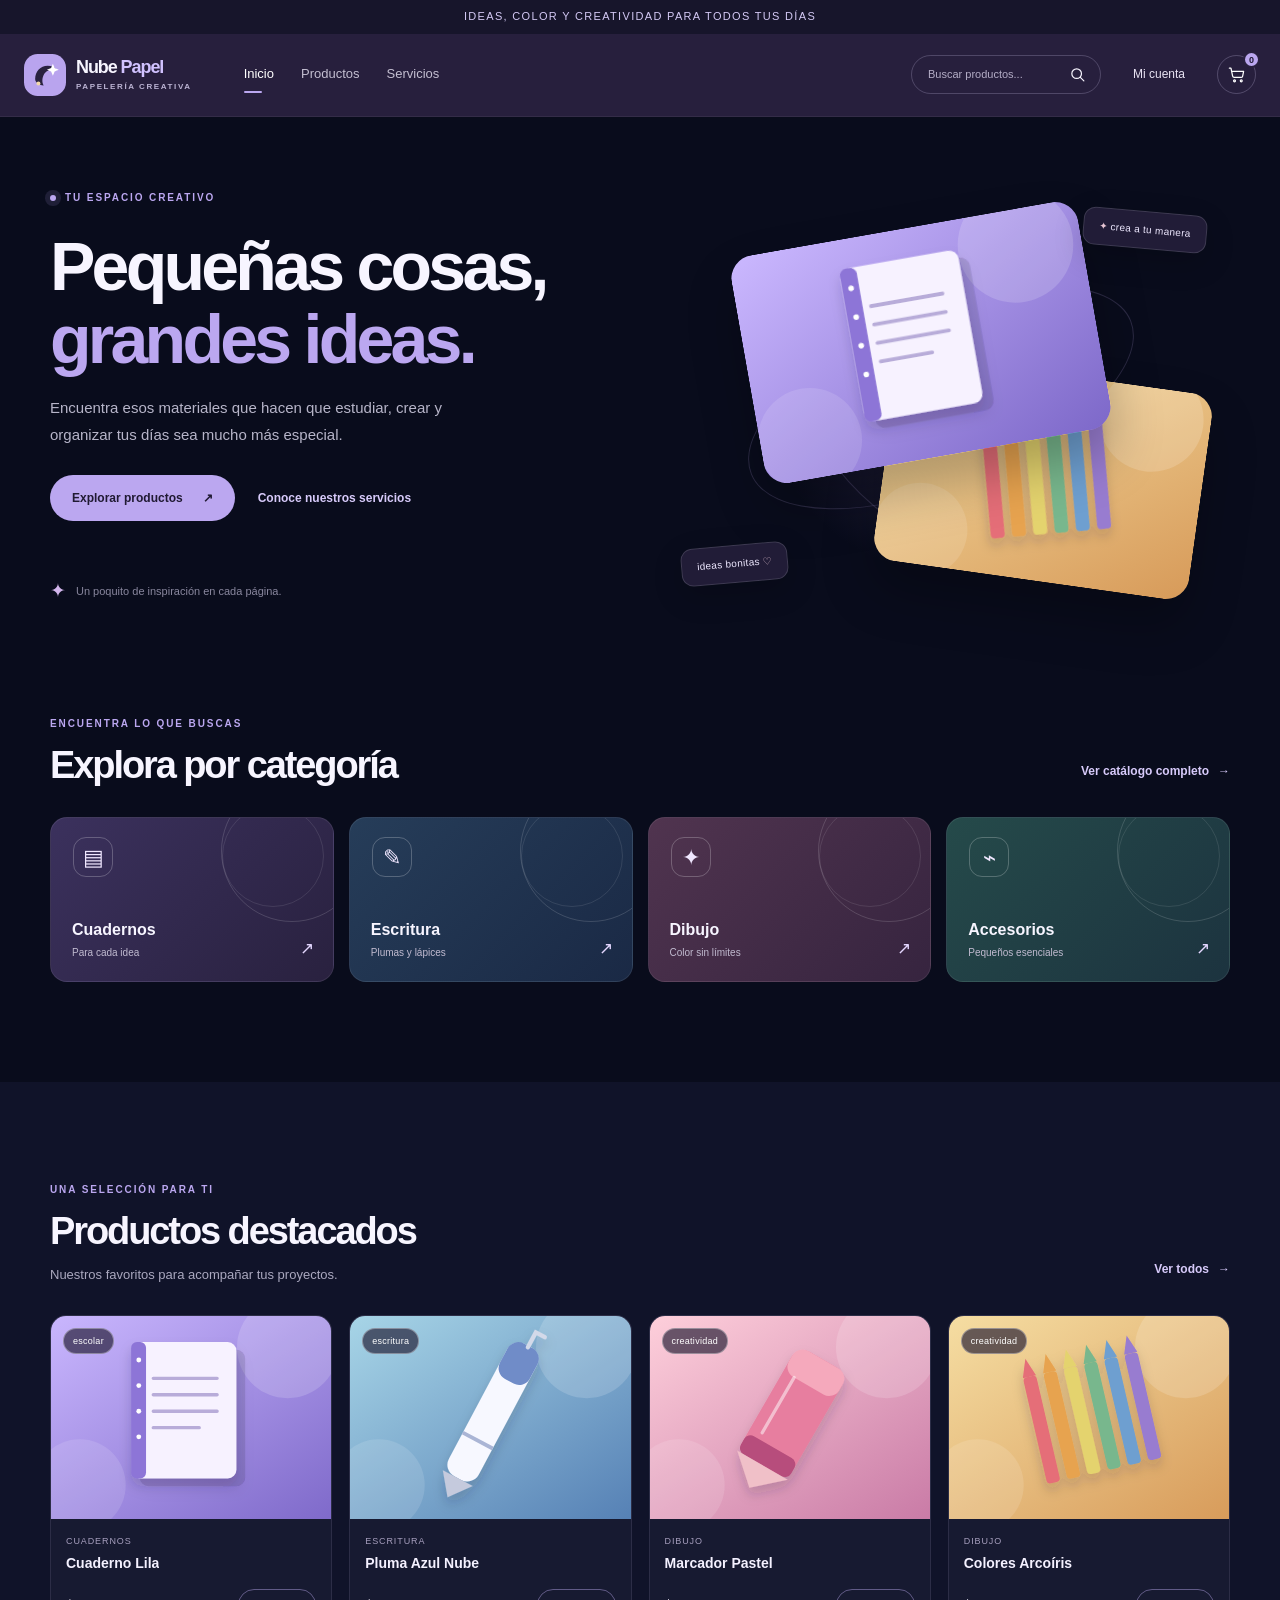
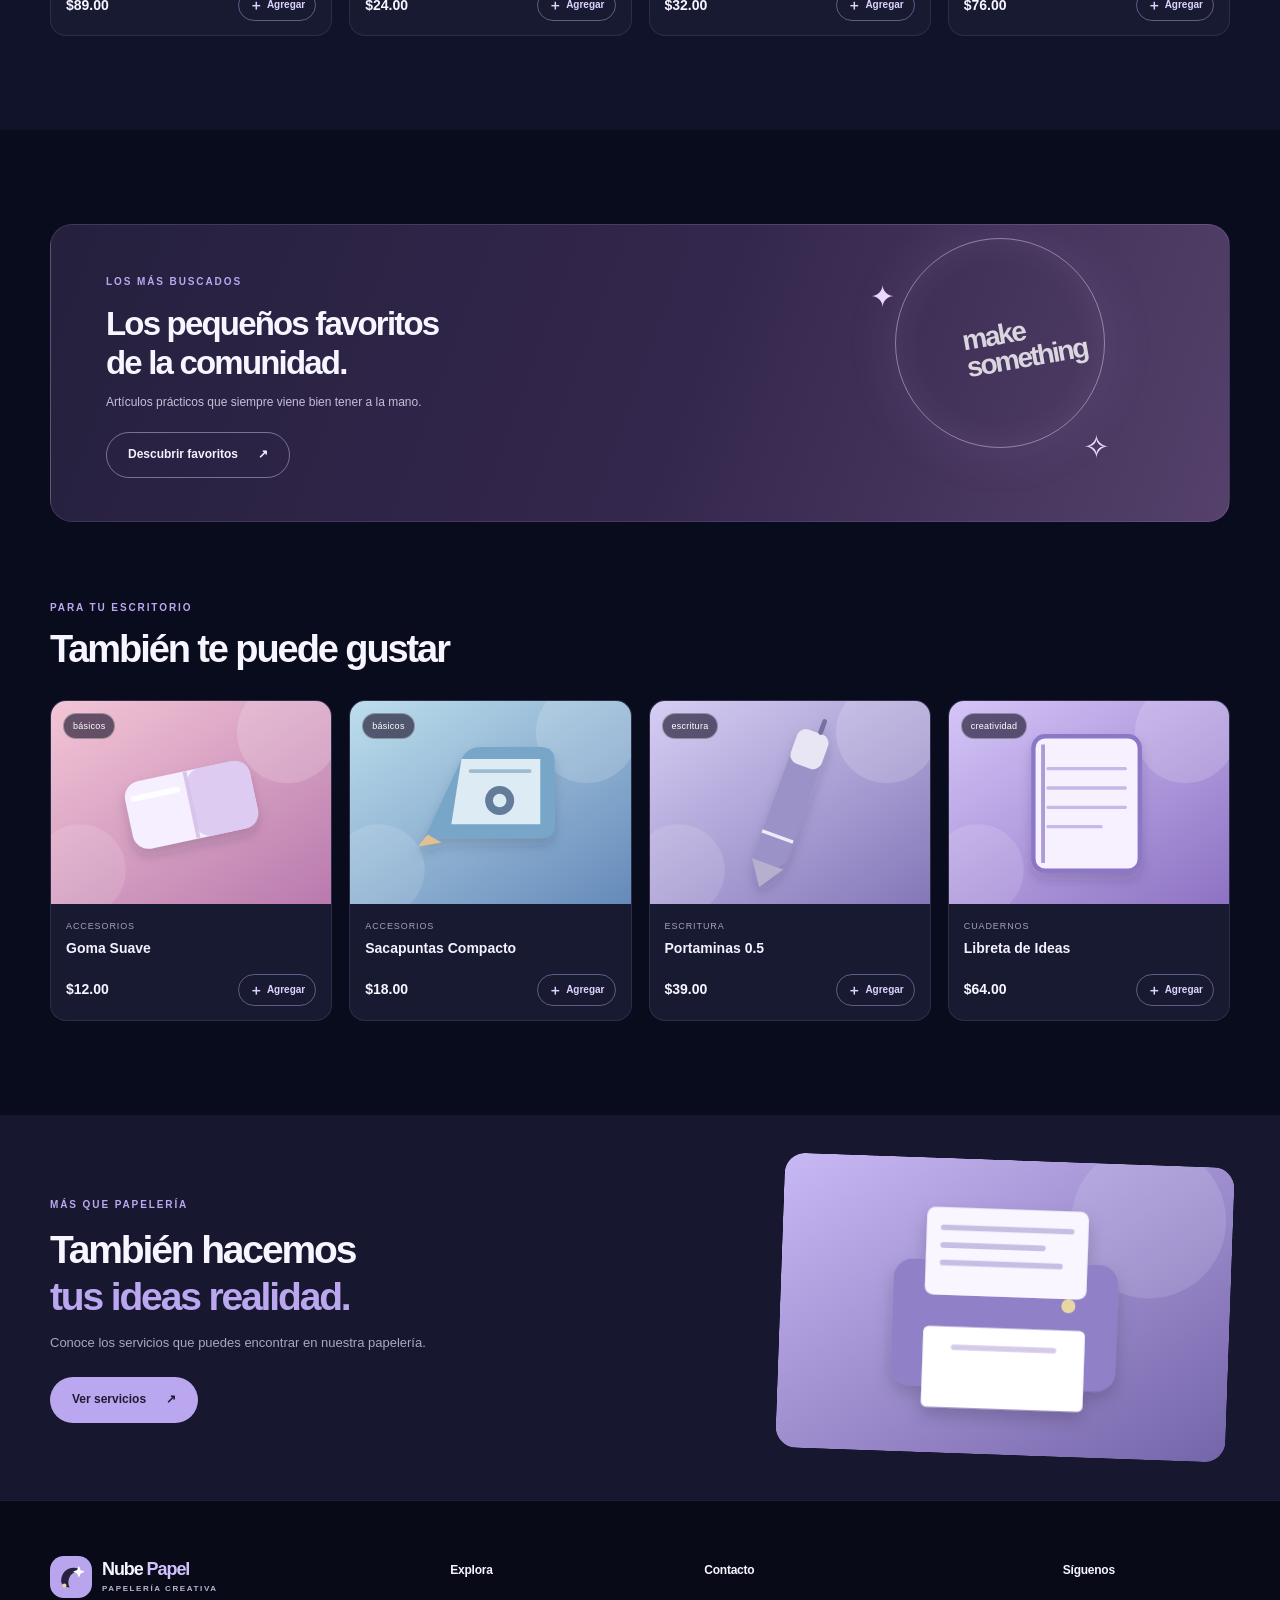
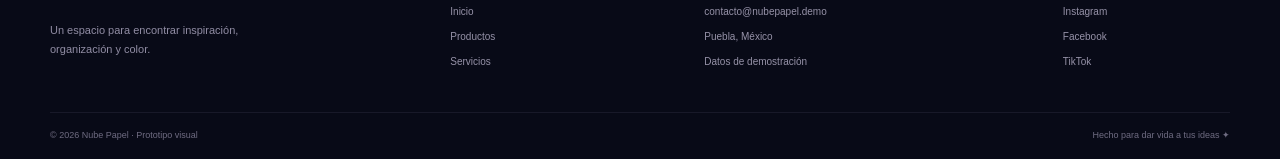
<file: index.html>
<!DOCTYPE html>
<html lang="es">
<head>
  <meta charset="UTF-8">
  <meta name="viewport" content="width=device-width, initial-scale=1.0">
  <meta name="description" content="Borrador visual de Nube Papel, una tienda de artículos de papelería.">
  <title>Nube Papel | Papelería creativa</title>
  <link rel="icon" href="assets/logo.svg" type="image/svg+xml">
  <link rel="stylesheet" href="css/styles.css">
  <script src="js/data.js" defer></script>
  <script src="js/app.js" defer></script>
</head>
<body data-page="inicio">
  <div class="announcement-bar">Ideas, color y creatividad para todos tus días</div>
  <header class="site-header">
    <div class="header-inner">
      <a class="brand" href="index.html" aria-label="Nube Papel, inicio">
        <img src="assets/logo.svg" alt="" width="42" height="42">
        <span>Nube <strong>Papel</strong><small>PAPELERÍA CREATIVA</small></span>
      </a>
      <button class="menu-toggle" type="button" aria-label="Abrir menú" aria-expanded="false"><span></span><span></span><span></span></button>
      <nav class="main-nav" aria-label="Navegación principal">
        <a class="active" href="index.html">Inicio</a>
        <a href="productos.html">Productos</a>
        <a href="servicios.html">Servicios</a>
      </nav>
      <div class="header-actions">
        <form class="header-search" action="productos.html" method="get" role="search">
          <input type="search" name="q" placeholder="Buscar productos..." aria-label="Buscar productos">
          <button type="submit" aria-label="Buscar"><svg viewBox="0 0 24 24" aria-hidden="true"><circle cx="10.8" cy="10.8" r="6.8"></circle><path d="m16 16 5 5"></path></svg></button>
        </form>
        <button class="account-button" type="button" data-account>Mi cuenta</button>
        <a class="cart-link" href="carrito.html" aria-label="Ir al carrito">
          <svg viewBox="0 0 24 24" aria-hidden="true"><path d="M3 4h2l2.1 10.1a2 2 0 0 0 2 1.6h8.7a2 2 0 0 0 1.9-1.4L21 8H6"></path><circle cx="9.5" cy="20" r="1.2"></circle><circle cx="18" cy="20" r="1.2"></circle></svg>
          <span class="cart-count" data-cart-count>0</span>
        </a>
      </div>
    </div>
  </header>

  <main>
    <section class="hero page-width">
      <div class="hero-copy">
        <span class="eyebrow"><span class="eyebrow-dot"></span> TU ESPACIO CREATIVO</span>
        <h1>Pequeñas cosas,<br><span>grandes ideas.</span></h1>
        <p>Encuentra esos materiales que hacen que estudiar, crear y organizar tus días sea mucho más especial.</p>
        <div class="hero-actions">
          <a class="button button-primary" href="productos.html">Explorar productos <span aria-hidden="true">↗</span></a>
          <a class="text-link" href="servicios.html">Conoce nuestros servicios</a>
        </div>
        <div class="hero-note"><span class="note-star">✦</span><span>Un poquito de inspiración en cada página.</span></div>
      </div>
      <div class="hero-art" aria-label="Ilustración de artículos de papelería" role="img">
        <div class="art-orbit orbit-one"></div><div class="art-orbit orbit-two"></div>
        <div class="floating-note note-top"><span>✦</span> crea a tu manera</div>
        <img class="hero-product hero-notebook" src="assets/productos/cuaderno.svg" alt="Cuaderno ilustrado">
        <img class="hero-product hero-pencil" src="assets/productos/colores.svg" alt="Lápices de colores ilustrados">
        <div class="floating-note note-bottom">ideas bonitas <span>♡</span></div>
      </div>
    </section>

    <section class="section page-width category-section">
      <div class="section-heading">
        <div><span class="eyebrow">ENCUENTRA LO QUE BUSCAS</span><h2>Explora por categoría</h2></div>
        <a class="text-link" href="productos.html">Ver catálogo completo <span aria-hidden="true">→</span></a>
      </div>
      <div class="category-grid" id="home-categories">
        <a class="category-card category-purple" href="productos.html?categoria=Cuadernos"><span class="category-symbol">▤</span><strong>Cuadernos</strong><small>Para cada idea</small><span class="category-arrow">↗</span></a>
        <a class="category-card category-blue" href="productos.html?categoria=Escritura"><span class="category-symbol">✎</span><strong>Escritura</strong><small>Plumas y lápices</small><span class="category-arrow">↗</span></a>
        <a class="category-card category-pink" href="productos.html?categoria=Dibujo"><span class="category-symbol">✦</span><strong>Dibujo</strong><small>Color sin límites</small><span class="category-arrow">↗</span></a>
        <a class="category-card category-green" href="productos.html?categoria=Accesorios"><span class="category-symbol">⌁</span><strong>Accesorios</strong><small>Pequeños esenciales</small><span class="category-arrow">↗</span></a>
      </div>
    </section>

    <section class="section section-soft">
      <div class="page-width">
        <div class="section-heading">
          <div><span class="eyebrow">UNA SELECCIÓN PARA TI</span><h2>Productos destacados</h2><p class="section-subtitle">Nuestros favoritos para acompañar tus proyectos.</p></div>
          <a class="text-link" href="productos.html">Ver todos <span aria-hidden="true">→</span></a>
        </div>
        <div class="product-grid" id="featured-products"></div>
      </div>
    </section>

    <section class="section page-width popular-section">
      <div class="popular-banner">
        <div><span class="eyebrow">LOS MÁS BUSCADOS</span><h2>Los pequeños favoritos<br>de la comunidad.</h2><p>Artículos prácticos que siempre viene bien tener a la mano.</p><a class="button button-outline" href="productos.html?etiqueta=popular">Descubrir favoritos <span aria-hidden="true">↗</span></a></div>
        <div class="popular-decoration"><span class="deco-ring"></span><span class="deco-spark spark-a">✦</span><span class="deco-spark spark-b">✧</span><span class="deco-word">make<br>something</span></div>
      </div>
      <div class="section-heading compact-heading"><div><span class="eyebrow">PARA TU ESCRITORIO</span><h2>También te puede gustar</h2></div></div>
      <div class="product-grid" id="popular-products"></div>
    </section>

    <section class="service-teaser">
      <div class="page-width service-teaser-inner"><div><span class="eyebrow">MÁS QUE PAPELERÍA</span><h2>También hacemos<br><span>tus ideas realidad.</span></h2><p>Conoce los servicios que puedes encontrar en nuestra papelería.</p><a href="servicios.html" class="button button-primary">Ver servicios <span aria-hidden="true">↗</span></a></div><img src="assets/servicios/impresion.svg" alt="Ilustración de servicio de impresión"></div>
    </section>
  </main>

  <footer class="site-footer">
    <div class="page-width footer-main">
      <div class="footer-brand"><a class="brand" href="index.html"><img src="assets/logo.svg" alt="" width="42" height="42"><span>Nube <strong>Papel</strong><small>PAPELERÍA CREATIVA</small></span></a><p>Un espacio para encontrar inspiración, organización y color.</p></div>
      <div><h3>Explora</h3><a href="index.html">Inicio</a><a href="productos.html">Productos</a><a href="servicios.html">Servicios</a></div>
      <div><h3>Contacto</h3><a href="mailto:contacto@nubepapel.demo">contacto@nubepapel.demo</a><span>Puebla, México</span><span>Datos de demostración</span></div>
      <div><h3>Síguenos</h3><a href="#redes" data-demo-link>Instagram</a><a href="#redes" data-demo-link>Facebook</a><a href="#redes" data-demo-link>TikTok</a></div>
    </div>
    <div class="footer-bottom page-width"><span>© 2026 Nube Papel · Prototipo visual</span><span>Hecho para dar vida a tus ideas ✦</span></div>
  </footer>
  <div class="toast" role="status" aria-live="polite"></div>
  <dialog class="product-dialog" id="product-dialog"><button class="dialog-close" type="button" aria-label="Cerrar">×</button><div class="dialog-content"></div></dialog>
</body>
</html>
</file>
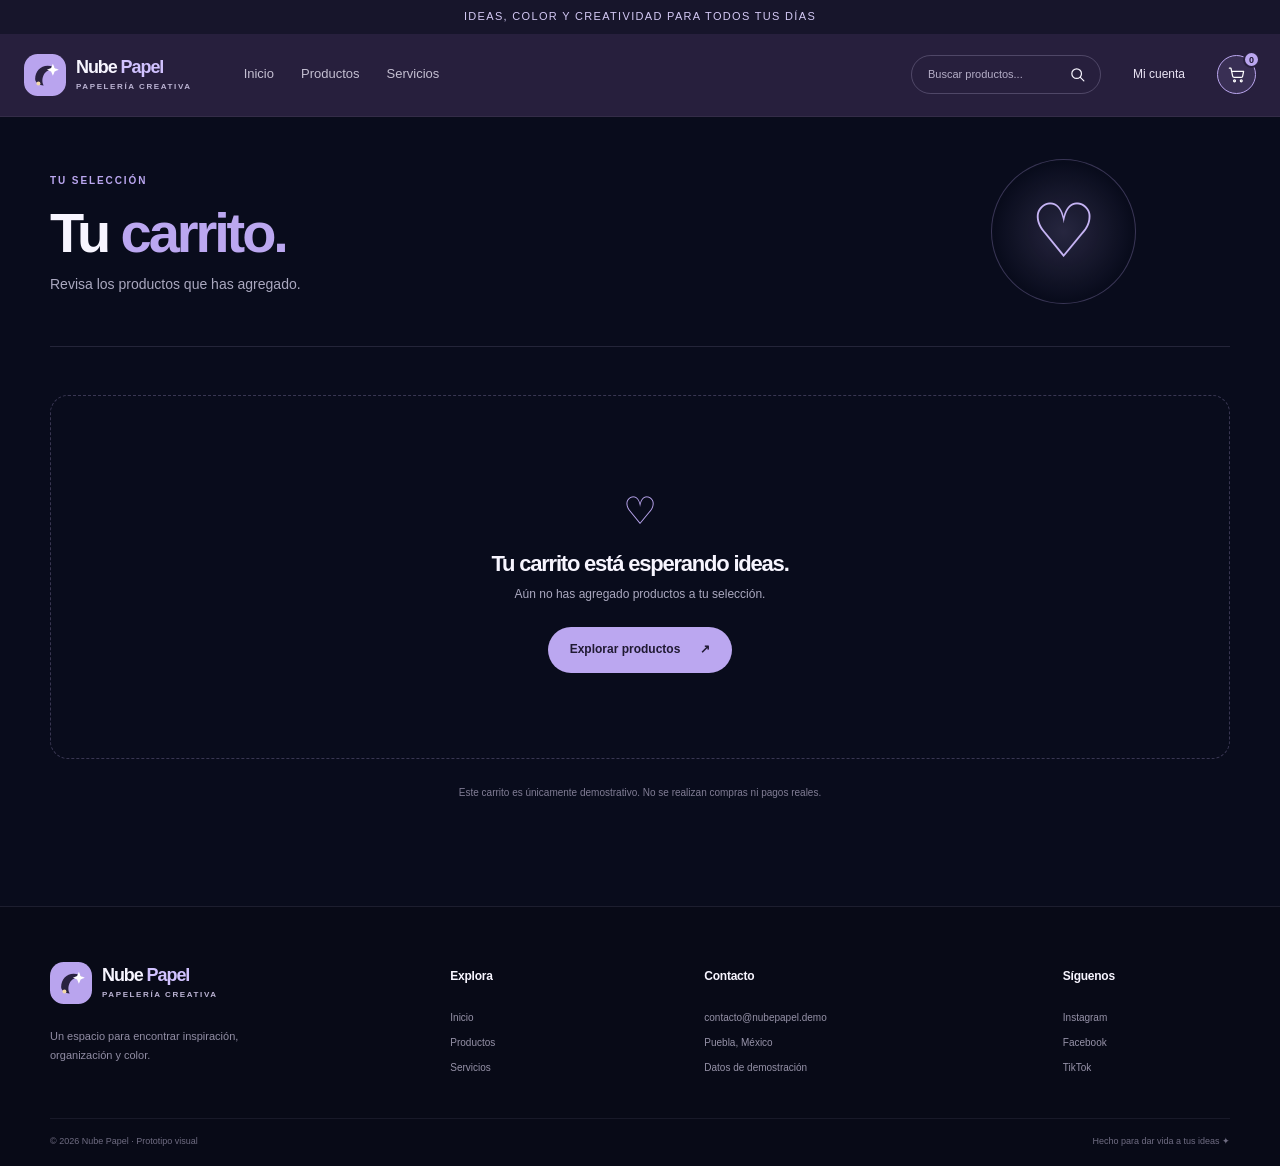
<file: carrito.html>
<!DOCTYPE html>
<html lang="es">
<head><meta charset="UTF-8"><meta name="viewport" content="width=device-width, initial-scale=1.0"><meta name="description" content="Carrito de compras de demostración de Nube Papel."><title>Mi carrito | Nube Papel</title><link rel="icon" href="assets/logo.svg" type="image/svg+xml"><link rel="stylesheet" href="css/styles.css"><script src="js/data.js" defer></script><script src="js/app.js" defer></script></head>
<body data-page="carrito">
  <div class="announcement-bar">Ideas, color y creatividad para todos tus días</div>
  <header class="site-header"><div class="header-inner"><a class="brand" href="index.html"><img src="assets/logo.svg" alt="" width="42" height="42"><span>Nube <strong>Papel</strong><small>PAPELERÍA CREATIVA</small></span></a><button class="menu-toggle" type="button" aria-label="Abrir menú" aria-expanded="false"><span></span><span></span><span></span></button><nav class="main-nav" aria-label="Navegación principal"><a href="index.html">Inicio</a><a href="productos.html">Productos</a><a href="servicios.html">Servicios</a></nav><div class="header-actions"><form class="header-search" action="productos.html" method="get" role="search"><input type="search" name="q" placeholder="Buscar productos..." aria-label="Buscar productos"><button type="submit" aria-label="Buscar"><svg viewBox="0 0 24 24"><circle cx="10.8" cy="10.8" r="6.8"></circle><path d="m16 16 5 5"></path></svg></button></form><button class="account-button" type="button" data-account>Mi cuenta</button><a class="cart-link cart-link-active" href="carrito.html" aria-label="Ir al carrito"><svg viewBox="0 0 24 24"><path d="M3 4h2l2.1 10.1a2 2 0 0 0 2 1.6h8.7a2 2 0 0 0 1.9-1.4L21 8H6"></path><circle cx="9.5" cy="20" r="1.2"></circle><circle cx="18" cy="20" r="1.2"></circle></svg><span class="cart-count" data-cart-count>0</span></a></div></div></header>
  <main>
    <section class="page-hero page-width cart-page-hero"><div><span class="eyebrow">TU SELECCIÓN</span><h1>Tu <span>carrito.</span></h1><p>Revisa los productos que has agregado.</p></div><div class="page-hero-mark">♡</div></section>
    <section class="cart-section page-width"><div id="cart-content" class="cart-layout"></div><div id="cart-empty" class="empty-state cart-empty" hidden><span>♡</span><h2>Tu carrito está esperando ideas.</h2><p>Aún no has agregado productos a tu selección.</p><a class="button button-primary" href="productos.html">Explorar productos <span>↗</span></a></div><p class="demo-notice">Este carrito es únicamente demostrativo. No se realizan compras ni pagos reales.</p></section>
  </main>
  <footer class="site-footer"><div class="page-width footer-main"><div class="footer-brand"><a class="brand" href="index.html"><img src="assets/logo.svg" alt="" width="42" height="42"><span>Nube <strong>Papel</strong><small>PAPELERÍA CREATIVA</small></span></a><p>Un espacio para encontrar inspiración, organización y color.</p></div><div><h3>Explora</h3><a href="index.html">Inicio</a><a href="productos.html">Productos</a><a href="servicios.html">Servicios</a></div><div><h3>Contacto</h3><a href="mailto:contacto@nubepapel.demo">contacto@nubepapel.demo</a><span>Puebla, México</span><span>Datos de demostración</span></div><div><h3>Síguenos</h3><a href="#redes" data-demo-link>Instagram</a><a href="#redes" data-demo-link>Facebook</a><a href="#redes" data-demo-link>TikTok</a></div></div><div class="footer-bottom page-width"><span>© 2026 Nube Papel · Prototipo visual</span><span>Hecho para dar vida a tus ideas ✦</span></div></footer>
  <div class="toast" role="status" aria-live="polite"></div>
</body></html>
</file>
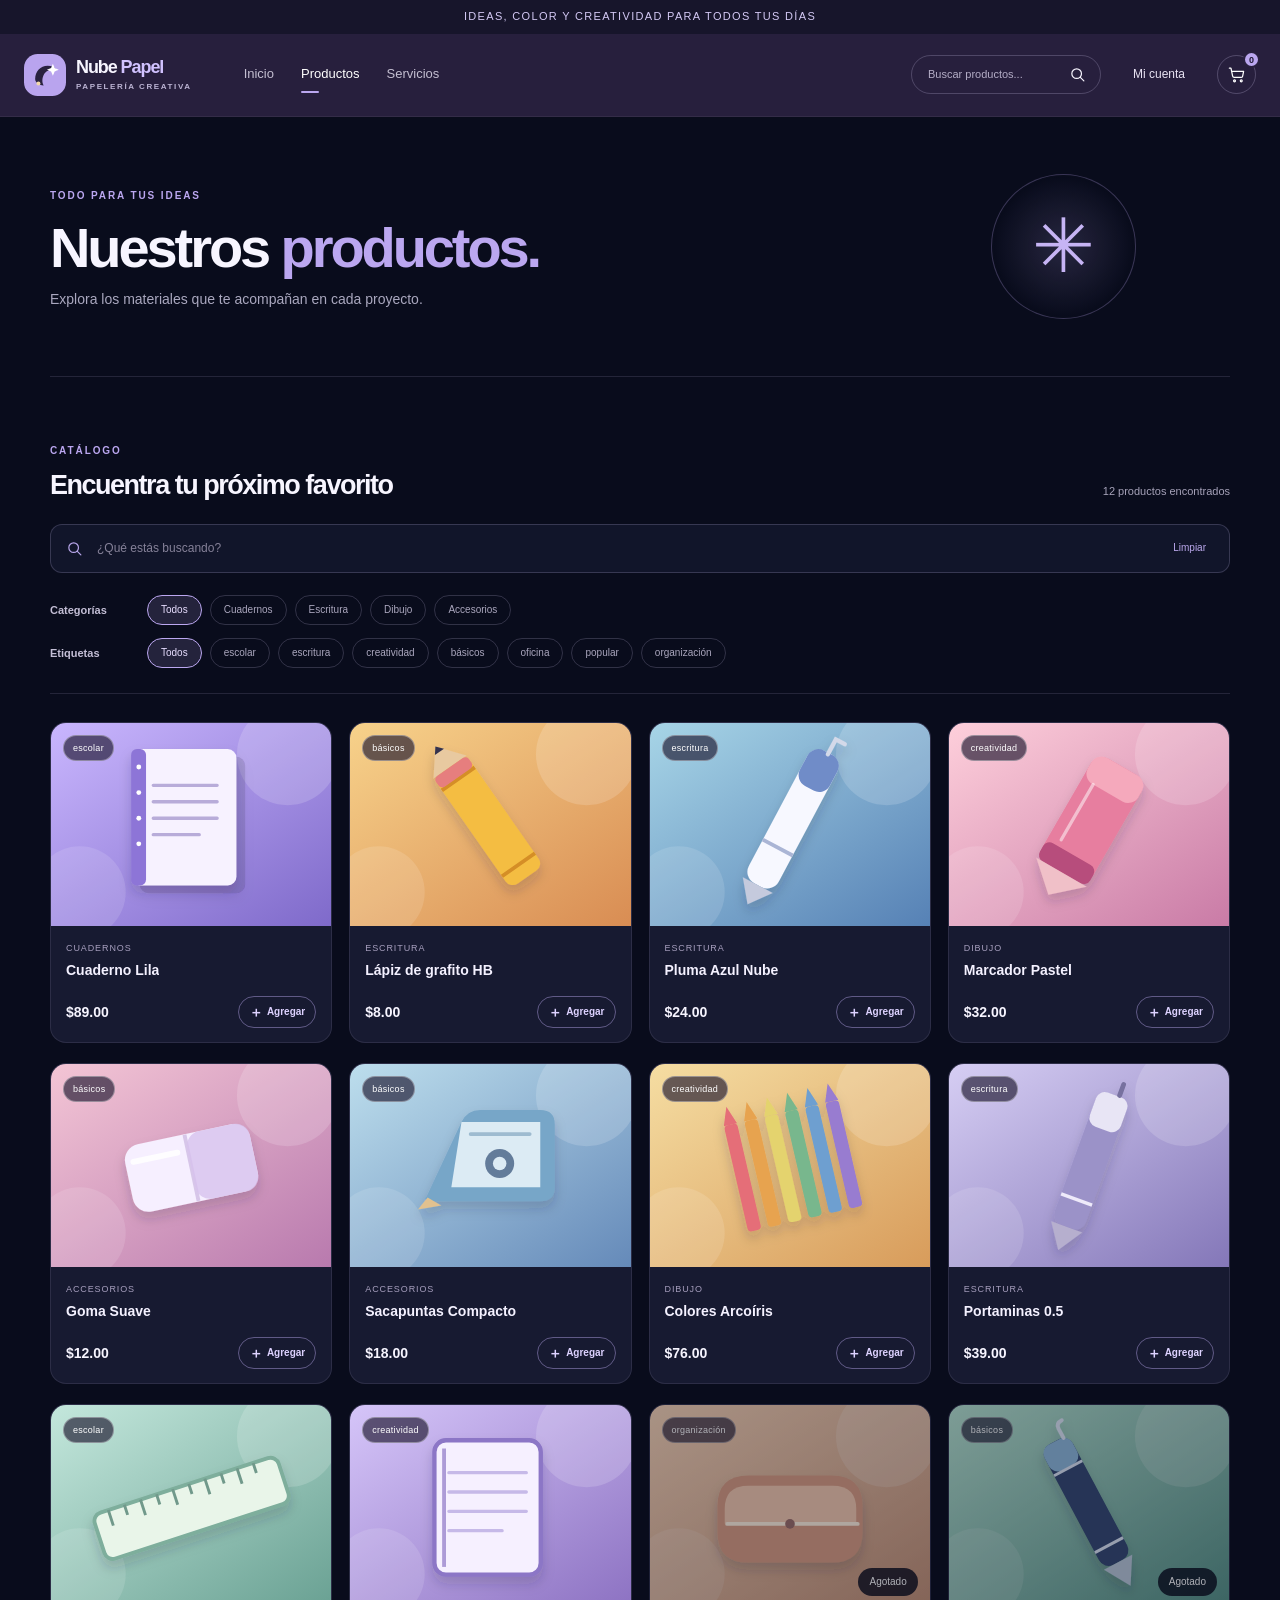
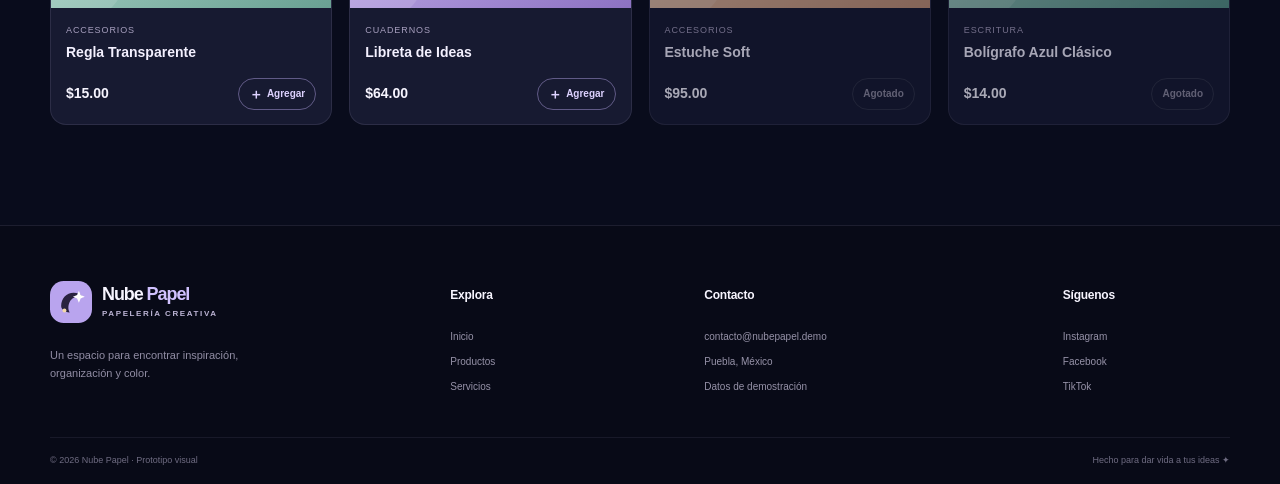
<file: productos.html>
<!DOCTYPE html>
<html lang="es">
<head>
  <meta charset="UTF-8"><meta name="viewport" content="width=device-width, initial-scale=1.0">
  <meta name="description" content="Catálogo de productos de Nube Papel.">
  <title>Productos | Nube Papel</title>
  <link rel="icon" href="assets/logo.svg" type="image/svg+xml"><link rel="stylesheet" href="css/styles.css">
  <script src="js/data.js" defer></script><script src="js/app.js" defer></script>
</head>
<body data-page="productos">
  <div class="announcement-bar">Ideas, color y creatividad para todos tus días</div>
  <header class="site-header"><div class="header-inner">
    <a class="brand" href="index.html"><img src="assets/logo.svg" alt="" width="42" height="42"><span>Nube <strong>Papel</strong><small>PAPELERÍA CREATIVA</small></span></a>
    <button class="menu-toggle" type="button" aria-label="Abrir menú" aria-expanded="false"><span></span><span></span><span></span></button>
    <nav class="main-nav" aria-label="Navegación principal"><a href="index.html">Inicio</a><a class="active" href="productos.html">Productos</a><a href="servicios.html">Servicios</a></nav>
    <div class="header-actions"><form class="header-search" action="productos.html" method="get" role="search"><input type="search" name="q" placeholder="Buscar productos..." aria-label="Buscar productos"><button type="submit" aria-label="Buscar"><svg viewBox="0 0 24 24"><circle cx="10.8" cy="10.8" r="6.8"></circle><path d="m16 16 5 5"></path></svg></button></form><button class="account-button" type="button" data-account>Mi cuenta</button><a class="cart-link" href="carrito.html" aria-label="Ir al carrito"><svg viewBox="0 0 24 24"><path d="M3 4h2l2.1 10.1a2 2 0 0 0 2 1.6h8.7a2 2 0 0 0 1.9-1.4L21 8H6"></path><circle cx="9.5" cy="20" r="1.2"></circle><circle cx="18" cy="20" r="1.2"></circle></svg><span class="cart-count" data-cart-count>0</span></a></div>
  </div></header>
  <main>
    <section class="page-hero page-width"><div><span class="eyebrow">TODO PARA TUS IDEAS</span><h1>Nuestros <span>productos.</span></h1><p>Explora los materiales que te acompañan en cada proyecto.</p></div><div class="page-hero-mark">✳</div></section>
    <section class="catalog-section page-width">
      <div class="catalog-topline"><div><span class="eyebrow">CATÁLOGO</span><h2>Encuentra tu próximo favorito</h2></div><div class="catalog-count" id="product-count">Cargando productos...</div></div>
      <div class="catalog-search"><svg viewBox="0 0 24 24" aria-hidden="true"><circle cx="10.8" cy="10.8" r="6.8"></circle><path d="m16 16 5 5"></path></svg><input type="search" id="catalog-search" placeholder="¿Qué estás buscando?" aria-label="Buscar en el catálogo"><button type="button" id="clear-search">Limpiar</button></div>
      <div class="filter-block"><span class="filter-label">Categorías</span><div class="filter-chips" id="category-filters"></div></div>
      <div class="filter-block tag-filter-block"><span class="filter-label">Etiquetas</span><div class="filter-chips" id="tag-filters"></div></div>
      <div class="catalog-divider"></div>
      <div class="product-grid" id="catalog-products"></div>
      <div class="empty-state" id="catalog-empty" hidden><span>⌕</span><h3>No encontramos productos</h3><p>Prueba con otra palabra o cambia los filtros.</p><button class="button button-outline" id="reset-filters" type="button">Ver todo el catálogo</button></div>
    </section>
  </main>
  <footer class="site-footer"><div class="page-width footer-main"><div class="footer-brand"><a class="brand" href="index.html"><img src="assets/logo.svg" alt="" width="42" height="42"><span>Nube <strong>Papel</strong><small>PAPELERÍA CREATIVA</small></span></a><p>Un espacio para encontrar inspiración, organización y color.</p></div><div><h3>Explora</h3><a href="index.html">Inicio</a><a href="productos.html">Productos</a><a href="servicios.html">Servicios</a></div><div><h3>Contacto</h3><a href="mailto:contacto@nubepapel.demo">contacto@nubepapel.demo</a><span>Puebla, México</span><span>Datos de demostración</span></div><div><h3>Síguenos</h3><a href="#redes" data-demo-link>Instagram</a><a href="#redes" data-demo-link>Facebook</a><a href="#redes" data-demo-link>TikTok</a></div></div><div class="footer-bottom page-width"><span>© 2026 Nube Papel · Prototipo visual</span><span>Hecho para dar vida a tus ideas ✦</span></div></footer>
  <div class="toast" role="status" aria-live="polite"></div><dialog class="product-dialog" id="product-dialog"><button class="dialog-close" type="button" aria-label="Cerrar">×</button><div class="dialog-content"></div></dialog>
</body></html>
</file>
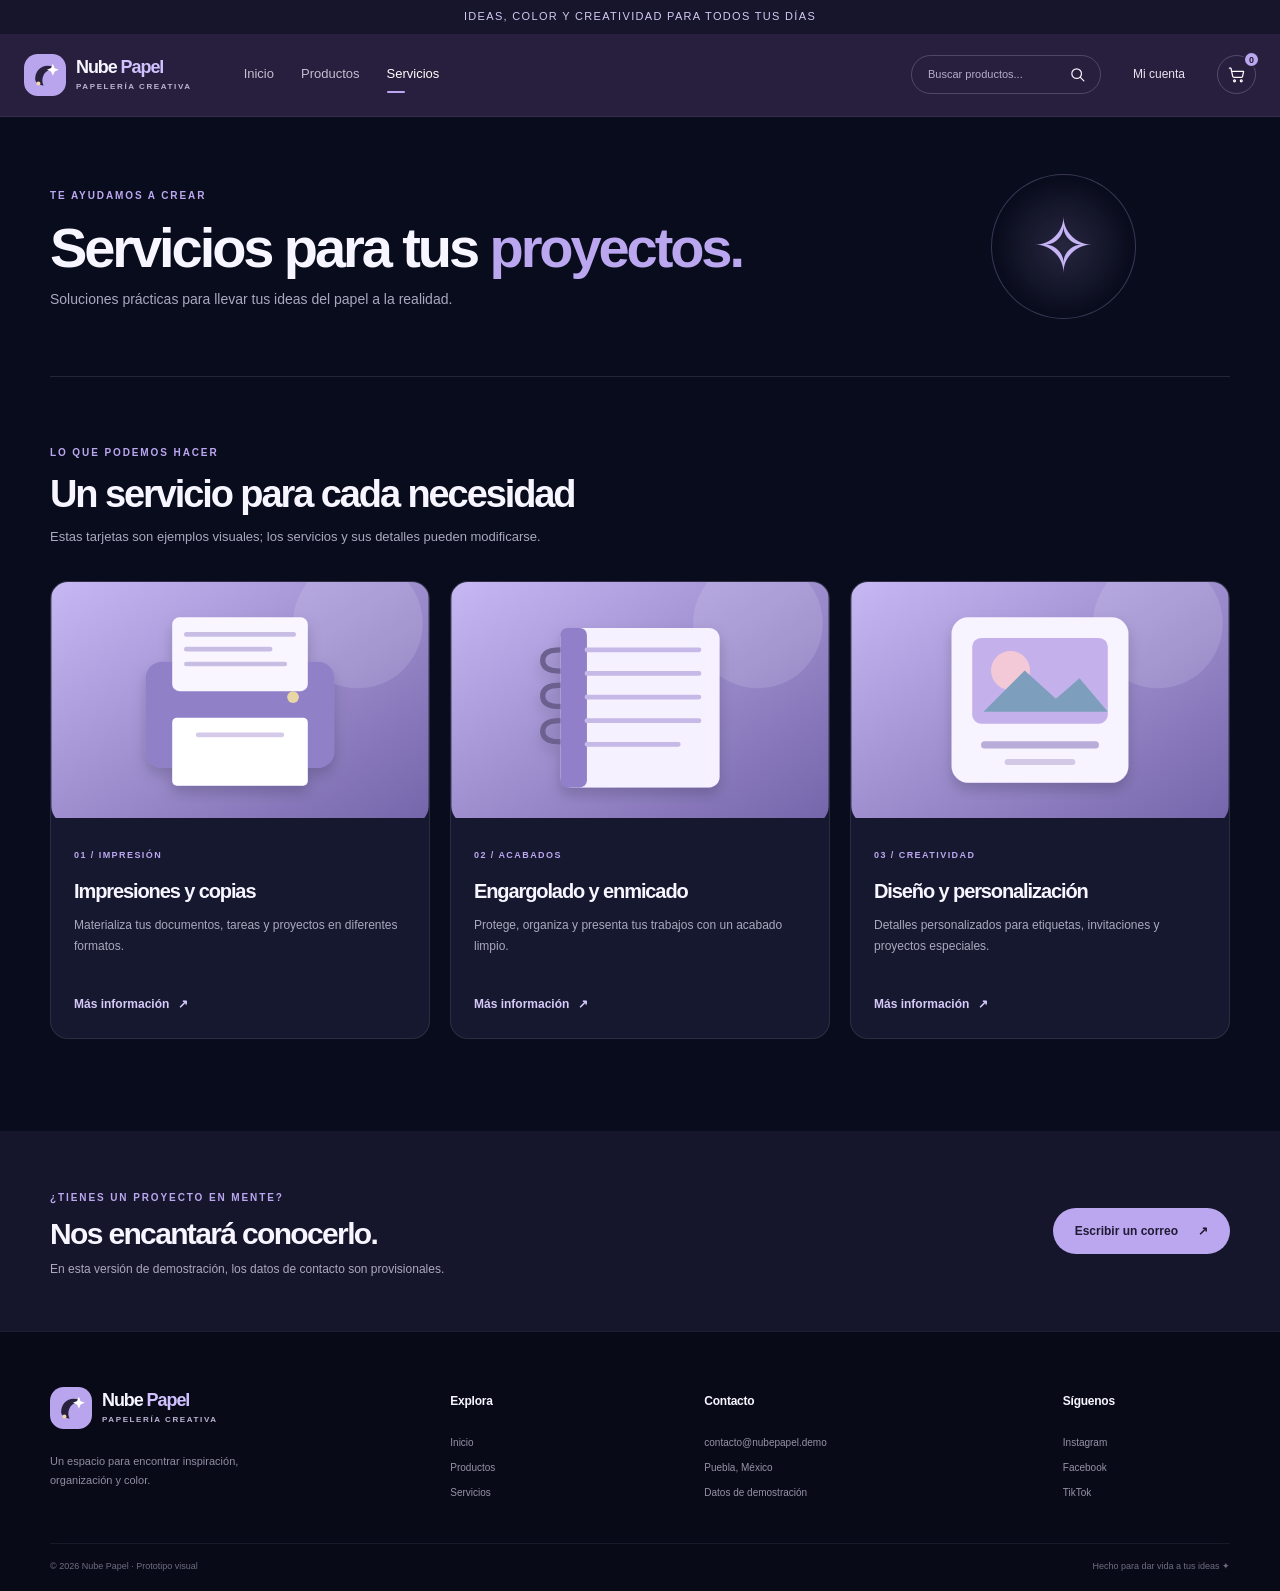
<file: servicios.html>
<!DOCTYPE html>
<html lang="es">
<head><meta charset="UTF-8"><meta name="viewport" content="width=device-width, initial-scale=1.0"><meta name="description" content="Servicios de Nube Papel."><title>Servicios | Nube Papel</title><link rel="icon" href="assets/logo.svg" type="image/svg+xml"><link rel="stylesheet" href="css/styles.css"><script src="js/data.js" defer></script><script src="js/app.js" defer></script></head>
<body data-page="servicios">
  <div class="announcement-bar">Ideas, color y creatividad para todos tus días</div>
  <header class="site-header"><div class="header-inner"><a class="brand" href="index.html"><img src="assets/logo.svg" alt="" width="42" height="42"><span>Nube <strong>Papel</strong><small>PAPELERÍA CREATIVA</small></span></a><button class="menu-toggle" type="button" aria-label="Abrir menú" aria-expanded="false"><span></span><span></span><span></span></button><nav class="main-nav" aria-label="Navegación principal"><a href="index.html">Inicio</a><a href="productos.html">Productos</a><a class="active" href="servicios.html">Servicios</a></nav><div class="header-actions"><form class="header-search" action="productos.html" method="get" role="search"><input type="search" name="q" placeholder="Buscar productos..." aria-label="Buscar productos"><button type="submit" aria-label="Buscar"><svg viewBox="0 0 24 24"><circle cx="10.8" cy="10.8" r="6.8"></circle><path d="m16 16 5 5"></path></svg></button></form><button class="account-button" type="button" data-account>Mi cuenta</button><a class="cart-link" href="carrito.html" aria-label="Ir al carrito"><svg viewBox="0 0 24 24"><path d="M3 4h2l2.1 10.1a2 2 0 0 0 2 1.6h8.7a2 2 0 0 0 1.9-1.4L21 8H6"></path><circle cx="9.5" cy="20" r="1.2"></circle><circle cx="18" cy="20" r="1.2"></circle></svg><span class="cart-count" data-cart-count>0</span></a></div></div></header>
  <main>
    <section class="page-hero page-width"><div><span class="eyebrow">TE AYUDAMOS A CREAR</span><h1>Servicios para tus <span>proyectos.</span></h1><p>Soluciones prácticas para llevar tus ideas del papel a la realidad.</p></div><div class="page-hero-mark">✧</div></section>
    <section class="section page-width services-section"><div class="section-heading"><div><span class="eyebrow">LO QUE PODEMOS HACER</span><h2>Un servicio para cada necesidad</h2><p class="section-subtitle">Estas tarjetas son ejemplos visuales; los servicios y sus detalles pueden modificarse.</p></div></div>
      <div class="services-grid">
        <article class="service-card"><img src="assets/servicios/impresion.svg" alt="Ilustración de impresión y copias"><div class="service-card-body"><span class="service-number">01 / IMPRESIÓN</span><h3>Impresiones y copias</h3><p>Materializa tus documentos, tareas y proyectos en diferentes formatos.</p><a href="#contacto" class="text-link" data-demo-link>Más información <span>↗</span></a></div></article>
        <article class="service-card"><img src="assets/servicios/encuadernado.svg" alt="Ilustración de una libreta encuadernada"><div class="service-card-body"><span class="service-number">02 / ACABADOS</span><h3>Engargolado y enmicado</h3><p>Protege, organiza y presenta tus trabajos con un acabado limpio.</p><a href="#contacto" class="text-link" data-demo-link>Más información <span>↗</span></a></div></article>
        <article class="service-card"><img src="assets/servicios/diseno.svg" alt="Ilustración de una hoja de diseño"><div class="service-card-body"><span class="service-number">03 / CREATIVIDAD</span><h3>Diseño y personalización</h3><p>Detalles personalizados para etiquetas, invitaciones y proyectos especiales.</p><a href="#contacto" class="text-link" data-demo-link>Más información <span>↗</span></a></div></article>
      </div>
    </section>
    <section class="service-contact" id="contacto"><div class="page-width service-contact-inner"><div><span class="eyebrow">¿TIENES UN PROYECTO EN MENTE?</span><h2>Nos encantará conocerlo.</h2><p>En esta versión de demostración, los datos de contacto son provisionales.</p></div><a class="button button-primary" href="mailto:contacto@nubepapel.demo">Escribir un correo <span>↗</span></a></div></section>
  </main>
  <footer class="site-footer"><div class="page-width footer-main"><div class="footer-brand"><a class="brand" href="index.html"><img src="assets/logo.svg" alt="" width="42" height="42"><span>Nube <strong>Papel</strong><small>PAPELERÍA CREATIVA</small></span></a><p>Un espacio para encontrar inspiración, organización y color.</p></div><div><h3>Explora</h3><a href="index.html">Inicio</a><a href="productos.html">Productos</a><a href="servicios.html">Servicios</a></div><div><h3>Contacto</h3><a href="mailto:contacto@nubepapel.demo">contacto@nubepapel.demo</a><span>Puebla, México</span><span>Datos de demostración</span></div><div><h3>Síguenos</h3><a href="#redes" data-demo-link>Instagram</a><a href="#redes" data-demo-link>Facebook</a><a href="#redes" data-demo-link>TikTok</a></div></div><div class="footer-bottom page-width"><span>© 2026 Nube Papel · Prototipo visual</span><span>Hecho para dar vida a tus ideas ✦</span></div></footer>
  <div class="toast" role="status" aria-live="polite"></div>
</body></html>
</file>
<file: css/styles.css>
/* NUBE PAPEL — estilos del prototipo */

:root {
  --bg: #090c1c;
  --bg-soft: #101329;
  --panel: #14182e;
  --panel-light: #1b1d39;
  --header: #29213f;
  --purple: #bba7f0;
  --purple-bright: #d1c2ff;
  --purple-deep: #8874c7;
  --text: #f7f5ff;
  --muted: #aaa8bf;
  --line: rgba(218, 210, 255, .13);
  --radius: 20px;
  --font-body: 'Segoe UI', Arial, sans-serif;
  --font-display: 'Trebuchet MS', 'Segoe UI', sans-serif;
}

* { box-sizing: border-box; }
html { scroll-behavior: smooth; }
body { margin: 0; background: var(--bg); color: var(--text); font-family: var(--font-body); font-size: 15px; line-height: 1.6; }
button, input { font: inherit; }
button, a { -webkit-tap-highlight-color: transparent; }
a { color: inherit; text-decoration: none; }
button { color: inherit; }
img { display: block; max-width: 100%; }
.page-width { width: min(1180px, calc(100% - 64px)); margin-inline: auto; }
.announcement-bar { padding: 8px 20px; text-align: center; background: #17152b; color: #d4c9f5; font-size: 11px; letter-spacing: .12em; text-transform: uppercase; }

/* Encabezado y navegación */
.site-header { position: sticky; top: 0; z-index: 50; background: rgba(41, 33, 63, .96); border-bottom: 1px solid rgba(255,255,255,.06); backdrop-filter: blur(14px); }
.header-inner { width: min(1280px, calc(100% - 48px)); min-height: 82px; margin: auto; display: flex; align-items: center; gap: 30px; }
.brand { display: inline-flex; align-items: center; gap: 10px; flex-shrink: 0; font-family: var(--font-display); font-size: 18px; font-weight: 600; letter-spacing: -.06em; line-height: 1.1; }
.brand img { width: 42px; height: 42px; }
.brand strong { color: var(--purple-bright); font-weight: 800; }
.brand small { display: block; margin-top: 5px; color: #bcb4d4; font-family: var(--font-body); font-size: 8px; font-weight: 600; letter-spacing: .2em; }
.main-nav { display: flex; align-items: center; gap: 27px; margin-left: 22px; }
.main-nav a { position: relative; padding: 9px 0; color: #c4bfd2; font-size: 13px; transition: color .2s ease; }
.main-nav a:hover, .main-nav a.active { color: #fff; }
.main-nav a.active::after { position: absolute; bottom: 1px; left: 0; width: 18px; height: 2px; border-radius: 3px; background: var(--purple); content: ''; }
.header-actions { display: flex; align-items: center; gap: 17px; margin-left: auto; }
.header-search { display: flex; align-items: center; width: 190px; height: 39px; padding: 0 10px 0 14px; border: 1px solid rgba(221,214,255,.22); border-radius: 30px; transition: border-color .2s; }
.header-search:focus-within { border-color: var(--purple); }
.header-search input { min-width: 0; width: 100%; border: 0; outline: 0; background: transparent; color: #fff; font-size: 11px; }
.header-search input::placeholder { color: #b4adc7; }
.header-search button { display: grid; width: 25px; height: 25px; padding: 4px; place-items: center; border: 0; background: transparent; cursor: pointer; }
.header-search svg, .catalog-search svg { width: 17px; height: 17px; fill: none; stroke: currentColor; stroke-width: 1.7; stroke-linecap: round; }
.account-button { padding: 8px 14px; border: 1px solid transparent; border-radius: 30px; background: transparent; color: #e8e3f3; font-size: 12px; cursor: pointer; transition: all .2s; }
.account-button:hover { border-color: rgba(221,214,255,.3); background: rgba(255,255,255,.05); }
.cart-link { position: relative; display: grid; width: 39px; height: 39px; place-items: center; border: 1px solid rgba(221,214,255,.24); border-radius: 50%; transition: background .2s, border-color .2s; }
.cart-link:hover, .cart-link-active { border-color: var(--purple); background: rgba(187,167,240,.12); }
.cart-link svg { width: 19px; height: 19px; fill: none; stroke: #fff; stroke-width: 1.55; stroke-linecap: round; stroke-linejoin: round; }
.cart-count { position: absolute; top: -5px; right: -5px; display: grid; min-width: 17px; height: 17px; padding: 0 4px; place-items: center; border: 2px solid var(--header); border-radius: 20px; background: var(--purple); color: #211a36; font-size: 9px; font-weight: 800; }
.menu-toggle { display: none; }

/* Elementos compartidos */
.eyebrow { display: inline-flex; align-items: center; gap: 9px; color: var(--purple); font-size: 10px; font-weight: 700; letter-spacing: .19em; line-height: 1.4; }
.eyebrow-dot { width: 6px; height: 6px; border-radius: 50%; background: var(--purple); box-shadow: 0 0 0 5px rgba(187,167,240,.12); }
h1, h2, h3, p { margin-top: 0; }
h1, h2, h3 { font-family: var(--font-display); letter-spacing: -.055em; }
h1 { margin-bottom: 18px; font-size: clamp(43px, 6vw, 68px); font-weight: 800; line-height: 1.08; }
h1 span, h2 span { color: var(--purple); }
h2 { margin-bottom: 10px; font-size: clamp(27px, 3.3vw, 38px); font-weight: 750; line-height: 1.2; }
.button { display: inline-flex; align-items: center; justify-content: center; gap: 20px; min-height: 46px; padding: 0 21px; border: 1px solid transparent; border-radius: 50px; font-size: 12px; font-weight: 700; cursor: pointer; transition: transform .2s, background .2s, border-color .2s; }
.button:hover { transform: translateY(-2px); }
.button-primary { background: var(--purple); color: #201a33; }
.button-primary:hover { background: #d0c2fa; }
.button-primary:disabled { opacity: .45; cursor: not-allowed; transform: none; }
.button-outline { border-color: rgba(219,209,255,.45); background: transparent; color: #f5f0ff; }
.button-outline:hover { border-color: var(--purple); background: rgba(187,167,240,.1); }
.text-link { display: inline-flex; align-items: center; gap: 9px; color: #d7cafa; font-size: 12px; font-weight: 600; transition: color .2s; }
.text-link:hover { color: #fff; }
.section { padding-top: 94px; padding-bottom: 94px; }
.section-heading { display: flex; align-items: end; justify-content: space-between; gap: 20px; margin-bottom: 29px; }
.section-heading h2 { margin-top: 9px; margin-bottom: 0; }
.section-subtitle { margin: 10px 0 0; color: var(--muted); font-size: 13px; }
.section-heading > .text-link { margin-bottom: 7px; }

/* Inicio */
.hero { position: relative; display: grid; min-height: 550px; grid-template-columns: 1fr 1fr; align-items: center; gap: 25px; padding-top: 52px; padding-bottom: 48px; }
.hero-copy { position: relative; z-index: 2; padding: 15px 0 20px; }
.hero h1 { margin-top: 22px; }
.hero h1 span { color: var(--purple); }
.hero-copy > p { max-width: 450px; margin-bottom: 27px; color: #b7b5c9; font-size: 15px; line-height: 1.8; }
.hero-actions { display: flex; flex-wrap: wrap; align-items: center; gap: 23px; }
.hero-note { display: flex; align-items: center; gap: 10px; margin-top: 55px; color: #89879e; font-size: 11px; }
.note-star { color: #d2b5ec; font-size: 19px; }
.hero-art { position: relative; display: grid; min-height: 420px; place-items: center; isolation: isolate; }
.hero-art::before { position: absolute; width: 350px; height: 350px; border-radius: 50%; background: radial-gradient(circle, rgba(133,111,189,.27), rgba(92,75,142,.07) 58%, transparent 70%); content: ''; z-index: -2; }
.art-orbit { position: absolute; border: 1px solid rgba(190,171,238,.19); border-radius: 50%; transform: rotate(-22deg); }
.orbit-one { width: 410px; height: 175px; }
.orbit-two { width: 360px; height: 250px; transform: rotate(48deg); }
.hero-product { position: absolute; width: 61%; border-radius: 24px; box-shadow: 0 28px 50px rgba(0,0,0,.25); }
.hero-notebook { top: 39px; left: 16%; z-index: 1; transform: rotate(-10deg); }
.hero-pencil { right: 5%; bottom: 26px; width: 55%; transform: rotate(8deg); }
.floating-note { position: absolute; z-index: 3; padding: 10px 15px; border: 1px solid rgba(255,255,255,.13); border-radius: 12px; background: rgba(37,31,60,.88); box-shadow: 0 10px 30px rgba(0,0,0,.18); color: #eee8ff; font-size: 10px; letter-spacing: .03em; }
.note-top { top: 23px; right: 4%; transform: rotate(5deg); }
.note-top span, .note-bottom span { color: #e8c6d4; }
.note-bottom { bottom: 25px; left: 5%; transform: rotate(-5deg); }
.category-section { padding-top: 35px; padding-bottom: 100px; }
.category-grid { display: grid; grid-template-columns: repeat(4, 1fr); gap: 15px; }
.category-card { position: relative; display: flex; min-height: 165px; flex-direction: column; align-items: flex-start; justify-content: flex-end; overflow: hidden; padding: 20px 21px; border: 1px solid rgba(255,255,255,.08); border-radius: 17px; transition: transform .25s, border-color .25s; }
.category-card::before { position: absolute; top: -38px; right: -30px; width: 140px; height: 140px; border: 1px solid rgba(255,255,255,.15); border-radius: 50%; content: ''; }
.category-card::after { position: absolute; top: -13px; right: 9px; width: 100px; height: 100px; border: 1px solid rgba(255,255,255,.1); border-radius: 50%; content: ''; }
.category-card:hover { transform: translateY(-5px); border-color: rgba(204,187,255,.5); }
.category-purple { background: linear-gradient(135deg, #3b315d, #29213f); }
.category-blue { background: linear-gradient(135deg, #263d59, #1a2945); }
.category-pink { background: linear-gradient(135deg, #50344f, #36243f); }
.category-green { background: linear-gradient(135deg, #254a4a, #1c333f); }
.category-symbol { position: absolute; top: 19px; left: 22px; display: grid; width: 40px; height: 40px; place-items: center; border: 1px solid rgba(255,255,255,.23); border-radius: 13px; color: #f0e7ff; font-size: 22px; }
.category-card strong { position: relative; z-index: 1; font-family: var(--font-display); font-size: 16px; }
.category-card small { position: relative; z-index: 1; margin-top: 3px; color: #c1bbd0; font-size: 10px; }
.category-arrow { position: absolute; right: 19px; bottom: 19px; color: #e4d7ff; font-size: 17px; }
.section-soft { background: #101329; }
.product-grid { display: grid; grid-template-columns: repeat(4, minmax(0, 1fr)); gap: 17px; }
.product-card { min-width: 0; overflow: hidden; border: 1px solid rgba(220,214,255,.1); border-radius: 16px; background: #171a31; transition: transform .24s, border-color .24s, box-shadow .24s; }
.product-card:hover { transform: translateY(-5px); border-color: rgba(187,167,240,.47); box-shadow: 0 16px 30px rgba(0,0,0,.17); }
.product-image-button { position: relative; display: block; width: 100%; overflow: hidden; padding: 0; border: 0; background: #26213f; cursor: pointer; text-align: left; }
.product-image-button img { width: 100%; aspect-ratio: 1.38; object-fit: cover; transition: transform .4s; }
.product-card:hover .product-image-button img { transform: scale(1.035); }
.product-tag { position: absolute; top: 12px; left: 12px; padding: 5px 9px; border: 1px solid rgba(255,255,255,.35); border-radius: 30px; background: rgba(29,24,48,.66); color: #fff; font-size: 9px; letter-spacing: .03em; backdrop-filter: blur(8px); }
.product-card-info { padding: 15px 15px 14px; }
.product-category { display: block; margin-bottom: 4px; color: #a79fbe; font-size: 9px; letter-spacing: .1em; text-transform: uppercase; }
.product-name { display: block; max-width: 100%; overflow: hidden; padding: 0; border: 0; background: transparent; color: #f4f1ff; font-family: var(--font-display); font-size: 14px; font-weight: 700; text-align: left; text-overflow: ellipsis; white-space: nowrap; cursor: pointer; }
.product-name:hover { color: var(--purple-bright); }
.product-card-bottom { display: flex; align-items: center; justify-content: space-between; gap: 7px; margin-top: 14px; }
.product-card-bottom strong { font-family: var(--font-display); font-size: 14px; }
.add-button { display: inline-flex; align-items: center; gap: 4px; padding: 7px 10px; border: 1px solid rgba(192,174,245,.43); border-radius: 30px; background: transparent; color: #ddd2ff; font-size: 10px; font-weight: 600; cursor: pointer; transition: all .2s; }
.add-button:hover { border-color: var(--purple); background: var(--purple); color: #211a36; }
.add-button:disabled { border-color: rgba(255,255,255,.1); color: #8c899e; cursor: not-allowed; }
.add-button span { font-size: 14px; line-height: 10px; }
.is-out-of-stock { opacity: .68; }
.stock-overlay { position: absolute; right: 12px; bottom: 12px; padding: 6px 11px; border-radius: 30px; background: rgba(9,12,28,.82); color: #fff; font-size: 10px; }
.popular-banner { position: relative; display: flex; min-height: 270px; align-items: center; justify-content: space-between; overflow: hidden; margin-bottom: 72px; padding: 43px 55px; border: 1px solid rgba(214,197,255,.13); border-radius: 22px; background: linear-gradient(110deg, #25203e 0%, #34274d 54%, #55416b 100%); }
.popular-banner h2 { margin: 12px 0 10px; font-size: 33px; }
.popular-banner p { max-width: 390px; margin-bottom: 20px; color: #c7bfd8; font-size: 12px; }
.popular-decoration { position: relative; width: 250px; height: 200px; margin-right: 6%; }
.deco-ring { position: absolute; top: -35px; right: 5px; width: 210px; height: 210px; border: 1px solid rgba(239,229,255,.45); border-radius: 50%; box-shadow: inset 0 0 35px rgba(230,218,255,.08), 0 0 55px rgba(202,179,244,.1); }
.deco-word { position: absolute; top: 45px; right: 25px; color: rgba(255,255,255,.8); font-family: var(--font-display); font-size: 28px; font-weight: 800; letter-spacing: -.08em; line-height: .95; transform: rotate(-10deg); }
.deco-spark { position: absolute; color: #ead8ff; }
.spark-a { top: 0; left: 10px; font-size: 30px; }
.spark-b { right: 0; bottom: 0; font-size: 32px; }
.compact-heading { margin-bottom: 27px; }
.service-teaser { overflow: hidden; background: #17172f; }
.service-teaser-inner { display: grid; min-height: 350px; grid-template-columns: 1fr 1fr; align-items: center; gap: 50px; padding-top: 45px; padding-bottom: 45px; }
.service-teaser h2 { margin: 12px 0; font-size: 39px; }
.service-teaser p { margin-bottom: 23px; color: var(--muted); font-size: 13px; }
.service-teaser img { width: min(100%, 450px); justify-self: end; border-radius: 20px; transform: rotate(2deg); }

/* Cabeceras de páginas interiores */
.page-hero { position: relative; display: flex; min-height: 260px; align-items: center; justify-content: space-between; overflow: hidden; padding-top: 42px; padding-bottom: 42px; border-bottom: 1px solid var(--line); }
.page-hero h1 { margin: 12px 0 10px; font-size: clamp(42px, 5vw, 56px); }
.page-hero p { margin: 0; color: var(--muted); font-size: 14px; }
.page-hero-mark { display: grid; width: 145px; height: 145px; margin-right: 8%; place-items: center; border: 1px solid rgba(187,167,240,.27); border-radius: 50%; background: radial-gradient(circle, rgba(187,167,240,.17), transparent 70%); color: #c6b4f4; font-size: 75px; }
.catalog-section { padding-top: 60px; padding-bottom: 100px; }
.catalog-topline { display: flex; align-items: end; justify-content: space-between; margin-bottom: 23px; }
.catalog-topline h2 { margin: 8px 0 0; font-size: 27px; }
.catalog-count { color: #a6a2b9; font-size: 11px; }
.catalog-search { display: flex; align-items: center; gap: 12px; height: 49px; padding: 0 15px; border: 1px solid rgba(204,192,241,.2); border-radius: 12px; background: #11152a; }
.catalog-search svg { flex: 0 0 auto; color: #b8a6eb; }
.catalog-search input { width: 100%; border: 0; outline: 0; background: transparent; color: #fff; font-size: 12px; }
.catalog-search input::placeholder { color: #858198; }
.catalog-search button { padding: 6px 8px; border: 0; background: transparent; color: #bca9ee; font-size: 10px; cursor: pointer; }
.filter-block { display: flex; align-items: flex-start; gap: 17px; margin-top: 22px; }
.filter-label { min-width: 80px; padding-top: 7px; color: #c4bfd6; font-size: 11px; font-weight: 700; }
.filter-chips { display: flex; flex-wrap: wrap; gap: 8px; }
.filter-chip { padding: 6px 13px; border: 1px solid rgba(210,200,241,.2); border-radius: 30px; background: transparent; color: #aaa6bd; font-size: 10px; cursor: pointer; transition: all .2s; }
.filter-chip:hover, .filter-chip.selected { border-color: var(--purple); background: rgba(187,167,240,.15); color: #e8deff; }
.tag-filter-block { margin-top: 13px; }
.catalog-divider { height: 1px; margin: 25px 0 28px; background: var(--line); }
#catalog-products { row-gap: 20px; }
.empty-state { padding: 65px 20px; border: 1px dashed rgba(195,179,238,.26); border-radius: 18px; text-align: center; }
.empty-state[hidden] { display: none; }
.empty-state > span { display: block; margin-bottom: 10px; color: var(--purple); font-size: 38px; }
.empty-state h3, .empty-state h2 { margin-bottom: 7px; font-size: 22px; }
.empty-state p { margin-bottom: 20px; color: var(--muted); font-size: 12px; }

/* Servicios */
.services-section { padding-top: 62px; padding-bottom: 92px; }
.services-grid { display: grid; grid-template-columns: repeat(3, 1fr); gap: 20px; margin-top: 33px; }
.service-card { overflow: hidden; border: 1px solid rgba(220,214,255,.11); border-radius: 18px; background: #15182e; transition: transform .25s, border-color .25s; }
.service-card:hover { transform: translateY(-5px); border-color: rgba(187,167,240,.45); }
.service-card > img { width: 100%; aspect-ratio: 1.6; object-fit: cover; }
.service-card-body { padding: 23px; }
.service-number { color: var(--purple); font-size: 9px; font-weight: 700; letter-spacing: .16em; }
.service-card h3 { margin: 10px 0 8px; font-size: 20px; }
.service-card p { min-height: 59px; margin-bottom: 17px; color: var(--muted); font-size: 12px; line-height: 1.7; }
.service-contact { background: #15162b; }
.service-contact-inner { display: flex; min-height: 200px; align-items: center; justify-content: space-between; gap: 30px; padding-top: 40px; padding-bottom: 40px; }
.service-contact h2 { margin: 8px 0; font-size: 30px; }
.service-contact p { margin: 0; color: var(--muted); font-size: 12px; }

/* Carrito */
.cart-page-hero { min-height: 225px; }
.cart-section { padding-top: 48px; padding-bottom: 95px; }
.cart-layout { display: grid; grid-template-columns: minmax(0, 1fr) 310px; align-items: start; gap: 28px; }
.cart-table-heading { display: grid; grid-template-columns: minmax(180px, 1fr) 100px 125px 100px; gap: 15px; padding: 0 0 13px; border-bottom: 1px solid var(--line); color: #9e9aaf; font-size: 10px; }
.cart-item { display: grid; grid-template-columns: minmax(180px, 1fr) 100px 125px 100px; align-items: center; gap: 15px; min-height: 126px; border-bottom: 1px solid var(--line); }
.cart-product { display: flex; align-items: center; gap: 14px; min-width: 0; }
.cart-product img { width: 84px; height: 76px; flex: 0 0 auto; border-radius: 11px; object-fit: cover; }
.cart-product div { min-width: 0; }
.cart-product strong { display: block; overflow: hidden; font-family: var(--font-display); font-size: 12px; text-overflow: ellipsis; white-space: nowrap; }
.cart-product span { display: block; margin-top: 3px; color: #9995ad; font-size: 9px; }
.remove-button { margin-top: 6px; padding: 0; border: 0; background: none; color: #bd9fce; font-size: 9px; cursor: pointer; }
.remove-button:hover { color: #fff; }
.cart-price, .cart-line-total { font-size: 12px; }
.quantity-control { display: inline-flex; align-items: center; justify-content: space-between; width: 92px; padding: 4px; border: 1px solid rgba(207,195,241,.24); border-radius: 30px; }
.quantity-control button { display: grid; width: 24px; height: 24px; place-items: center; border: 0; border-radius: 50%; background: transparent; color: #e6ddff; font-size: 14px; cursor: pointer; }
.quantity-control button:hover:not(:disabled) { background: rgba(187,167,240,.18); }
.quantity-control button:disabled { opacity: .3; cursor: not-allowed; }
.quantity-control span { font-size: 11px; }
.cart-summary { padding: 23px; border: 1px solid rgba(208,195,246,.16); border-radius: 17px; background: #15182f; }
.cart-summary h2 { margin: 9px 0 23px; font-size: 22px; }
.summary-row, .summary-total { display: flex; align-items: center; justify-content: space-between; gap: 14px; padding: 12px 0; color: #aaa6ba; font-size: 11px; }
.summary-row strong { color: #f3efff; }
.summary-total { margin-top: 5px; border-top: 1px solid var(--line); color: #fff; font-size: 12px; }
.summary-total strong { color: var(--purple-bright); font-family: var(--font-display); font-size: 18px; }
.checkout-demo { width: 100%; margin-top: 14px; }
.continue-link { display: block; margin-top: 14px; color: #c5b5ef; font-size: 10px; text-align: center; }
.cart-summary > p { margin: 18px 0 0; color: #88849c; font-size: 9px; text-align: center; }
.cart-empty { padding: 85px 20px; }
.cart-empty .button { margin-top: 3px; }
.demo-notice { margin-top: 26px; color: #817d95; font-size: 10px; text-align: center; }

/* Pie de página y ventanas */
.site-footer { border-top: 1px solid rgba(215,205,255,.1); background: #080a17; }
.footer-main { display: grid; grid-template-columns: 1.7fr 1fr 1.5fr .8fr; gap: 45px; padding-top: 55px; padding-bottom: 42px; }
.footer-brand p { max-width: 235px; margin: 16px 0 0; color: #918da4; font-size: 11px; line-height: 1.7; }
.footer-main h3 { margin: 5px 0 15px; font-size: 12px; letter-spacing: -.02em; }
.footer-main > div:not(.footer-brand) { display: flex; flex-direction: column; align-items: flex-start; gap: 9px; }
.footer-main > div > a:not(.brand), .footer-main > div > span { color: #9692a8; font-size: 10px; transition: color .2s; }
.footer-main > div > a:not(.brand):hover { color: var(--purple-bright); }
.footer-bottom { display: flex; justify-content: space-between; gap: 20px; padding-top: 15px; padding-bottom: 17px; border-top: 1px solid rgba(215,205,255,.08); color: #6f6c82; font-size: 9px; }
.toast { position: fixed; right: 25px; bottom: 25px; z-index: 100; max-width: min(360px, calc(100% - 40px)); padding: 13px 18px; border: 1px solid rgba(218,206,255,.25); border-radius: 12px; background: #29213f; box-shadow: 0 12px 30px rgba(0,0,0,.3); color: #f5efff; font-size: 11px; opacity: 0; pointer-events: none; transform: translateY(12px); transition: opacity .2s, transform .2s; }
.toast.is-visible { opacity: 1; transform: translateY(0); }
.product-dialog { width: min(700px, calc(100% - 30px)); max-width: 700px; padding: 0; overflow: visible; border: 1px solid rgba(217,204,255,.25); border-radius: 20px; background: #15182e; color: var(--text); box-shadow: 0 25px 100px rgba(0,0,0,.55); }
.product-dialog::backdrop { background: rgba(4,5,14,.78); backdrop-filter: blur(5px); }
.dialog-close { position: absolute; top: 10px; right: 10px; z-index: 2; display: grid; width: 34px; height: 34px; place-items: center; border: 1px solid rgba(255,255,255,.25); border-radius: 50%; background: rgba(13,14,29,.7); color: white; font-size: 23px; cursor: pointer; }
.dialog-content { display: grid; grid-template-columns: 1fr 1fr; gap: 27px; padding: 25px; }
.dialog-image img { width: 100%; height: 100%; max-height: 340px; border-radius: 14px; object-fit: cover; }
.dialog-info { align-self: center; padding: 8px 4px 8px 0; }
.dialog-info h2 { margin: 8px 0 6px; font-size: 27px; }
.dialog-price { color: var(--purple-bright); font-family: var(--font-display); font-size: 18px; }
.dialog-info p { margin: 15px 0; color: #b5b1c7; font-size: 12px; }
.dialog-tags { display: flex; flex-wrap: wrap; gap: 7px; }
.dialog-tags span { padding: 5px 9px; border: 1px solid rgba(199,184,238,.25); border-radius: 20px; color: #cbbdf0; font-size: 9px; }
.dialog-stock { font-size: 10px !important; }

@media (max-width: 1050px) {
  .header-inner { gap: 18px; }
  .main-nav { gap: 17px; margin-left: 5px; }
  .header-search { width: 160px; }
  .account-button { padding-inline: 7px; }
  .product-grid { grid-template-columns: repeat(3, minmax(0, 1fr)); }
  .cart-layout { grid-template-columns: minmax(0, 1fr) 270px; gap: 18px; }
  .cart-table-heading, .cart-item { grid-template-columns: minmax(150px, 1fr) 75px 105px 75px; gap: 9px; }
  .cart-product img { width: 68px; height: 65px; }
}
@media (max-width: 780px) {
  .page-width { width: min(100% - 40px, 620px); }
  .announcement-bar { font-size: 9px; }
  .header-inner { width: calc(100% - 32px); min-height: 72px; gap: 13px; }
  .brand { font-size: 16px; }
  .brand img { width: 37px; height: 37px; }
  .menu-toggle { display: flex; width: 36px; height: 36px; flex-direction: column; justify-content: center; gap: 5px; margin-left: auto; padding: 7px; border: 1px solid rgba(255,255,255,.18); border-radius: 50%; background: transparent; cursor: pointer; }
  .menu-toggle span { display: block; width: 100%; height: 1.5px; border-radius: 3px; background: #fff; }
  .main-nav { position: absolute; top: 71px; right: 0; left: 0; display: none; flex-direction: column; align-items: stretch; gap: 0; margin: 0; padding: 9px 24px 16px; border-bottom: 1px solid rgba(255,255,255,.1); background: #29213f; box-shadow: 0 15px 20px rgba(0,0,0,.2); }
  .main-nav.nav-open { display: flex; }
  .main-nav a { padding: 12px 2px; }
  .main-nav a.active::after { bottom: 7px; }
  .header-actions { gap: 9px; margin-left: 0; }
  .header-search { width: 38px; height: 38px; justify-content: center; padding: 0; border-color: transparent; }
  .header-search input { display: none; }
  .header-search button { width: 36px; height: 36px; }
  .account-button { display: none; }
  .cart-link { width: 36px; height: 36px; }
  .hero { min-height: 0; grid-template-columns: 1fr; gap: 0; padding-top: 62px; }
  .hero-copy { padding-bottom: 0; }
  .hero h1 { font-size: clamp(44px, 10vw, 62px); }
  .hero-copy > p { max-width: 500px; font-size: 13px; }
  .hero-note { margin-top: 28px; }
  .hero-art { min-height: 340px; margin-top: 8px; }
  .hero-product { width: 55%; }
  .hero-notebook { left: 19%; }
  .hero-pencil { right: 10%; width: 51%; }
  .art-orbit.orbit-one { width: 340px; }
  .art-orbit.orbit-two { width: 300px; }
  .category-section { padding-top: 25px; padding-bottom: 70px; }
  .section { padding-top: 70px; padding-bottom: 70px; }
  .category-grid { grid-template-columns: repeat(2, 1fr); }
  .category-card { min-height: 145px; }
  .product-grid { grid-template-columns: repeat(2, minmax(0, 1fr)); gap: 13px; }
  .product-card-info { padding: 12px; }
  .product-name { font-size: 12px; }
  .product-card-bottom strong { font-size: 12px; }
  .add-button { padding: 6px 8px; font-size: 9px; }
  .popular-banner { min-height: 260px; padding: 32px; }
  .popular-banner h2 { font-size: 27px; }
  .popular-decoration { width: 150px; margin-right: 0; transform: scale(.78); transform-origin: center right; }
  .service-teaser-inner { grid-template-columns: 1fr; gap: 25px; padding-top: 60px; padding-bottom: 60px; }
  .service-teaser img { width: min(100%, 460px); justify-self: center; }
  .page-hero { min-height: 230px; }
  .page-hero-mark { width: 100px; height: 100px; margin-right: 0; font-size: 55px; }
  .catalog-section { padding-top: 45px; padding-bottom: 70px; }
  .services-grid { grid-template-columns: repeat(2, 1fr); }
  .service-card:last-child { grid-column: 1 / -1; display: grid; grid-template-columns: 1fr 1fr; }
  .service-card:last-child > img { height: 100%; aspect-ratio: auto; }
  .cart-layout { grid-template-columns: 1fr; }
  .cart-summary { max-width: 420px; width: 100%; justify-self: end; }
  .footer-main { grid-template-columns: 1.5fr 1fr 1fr; gap: 30px; }
  .footer-brand { grid-column: 1 / -1; }
}
@media (max-width: 520px) {
  .page-width { width: calc(100% - 34px); }
  .header-inner { width: calc(100% - 24px); }
  .brand { gap: 7px; font-size: 15px; }
  .brand img { width: 34px; height: 34px; }
  .header-actions { gap: 3px; }
  .hero { padding-top: 45px; }
  .hero-actions { align-items: flex-start; flex-direction: column; gap: 14px; }
  .hero-note { margin-top: 23px; }
  .hero-art { min-height: 285px; }
  .hero-art::before { width: 270px; height: 270px; }
  .hero-product { width: 65%; }
  .hero-notebook { top: 20px; left: 13%; }
  .hero-pencil { right: 2%; bottom: 12px; width: 60%; }
  .note-top { top: 4px; right: 0; }
  .note-bottom { bottom: 3px; left: 0; }
  .art-orbit.orbit-one { width: 285px; height: 130px; }
  .art-orbit.orbit-two { width: 255px; height: 190px; }
  .section-heading { align-items: flex-start; flex-direction: column; gap: 13px; }
  .section-heading > .text-link { margin: 0; }
  .category-grid { gap: 10px; }
  .category-card { min-height: 137px; padding: 16px; }
  .category-symbol { top: 14px; left: 16px; width: 35px; height: 35px; }
  .category-card strong { font-size: 14px; }
  .product-grid { gap: 10px; }
  .product-image-button img { aspect-ratio: 1.15; }
  .product-tag { top: 8px; left: 8px; padding: 4px 7px; font-size: 8px; }
  .product-card-info { padding: 10px; }
  .product-category { font-size: 8px; }
  .product-name { font-size: 11px; }
  .product-card-bottom { align-items: flex-start; flex-direction: column; gap: 8px; margin-top: 10px; }
  .add-button { width: 100%; justify-content: center; }
  .popular-banner { min-height: 0; padding: 26px 22px; }
  .popular-banner > div:first-child { position: relative; z-index: 1; }
  .popular-banner h2 { font-size: 24px; }
  .popular-decoration { position: absolute; right: -31px; bottom: -13px; opacity: .45; }
  .service-teaser h2 { font-size: 32px; }
  .page-hero { min-height: 200px; }
  .page-hero h1 { font-size: 39px; }
  .page-hero p { max-width: 270px; font-size: 12px; }
  .page-hero-mark { width: 65px; height: 65px; font-size: 39px; }
  .catalog-topline { align-items: flex-start; flex-direction: column; gap: 8px; }
  .catalog-topline h2 { font-size: 22px; }
  .filter-block { flex-direction: column; gap: 8px; }
  .filter-label { padding-top: 0; }
  .filter-chips { gap: 6px; }
  .filter-chip { padding: 6px 10px; font-size: 9px; }
  .services-grid { grid-template-columns: 1fr; }
  .service-card:last-child { grid-column: auto; display: block; }
  .service-card:last-child > img { aspect-ratio: 1.6; }
  .service-card p { min-height: 0; }
  .service-contact-inner { align-items: flex-start; flex-direction: column; }
  .cart-table-heading { display: none; }
  .cart-item { position: relative; grid-template-columns: minmax(0, 1fr) auto; gap: 10px; padding: 17px 0; }
  .cart-product { grid-column: 1 / 2; }
  .cart-price { position: absolute; top: 21px; right: 0; color: #aaa6ba; font-size: 10px; }
  .quantity-control { grid-column: 1 / 2; margin-left: 82px; }
  .cart-line-total { grid-column: 2 / 3; grid-row: 2; justify-self: end; }
  .cart-product img { width: 68px; height: 64px; }
  .footer-main { grid-template-columns: repeat(2, 1fr); gap: 28px 20px; padding-top: 40px; }
  .footer-brand { grid-column: 1 / -1; }
  .footer-bottom { align-items: flex-start; flex-direction: column; gap: 5px; }
  .dialog-content { grid-template-columns: 1fr; gap: 15px; padding: 17px; }
  .dialog-image img { max-height: 220px; }
  .dialog-info { padding: 0 3px 5px; }
  .dialog-info h2 { font-size: 22px; }
}
</file>
